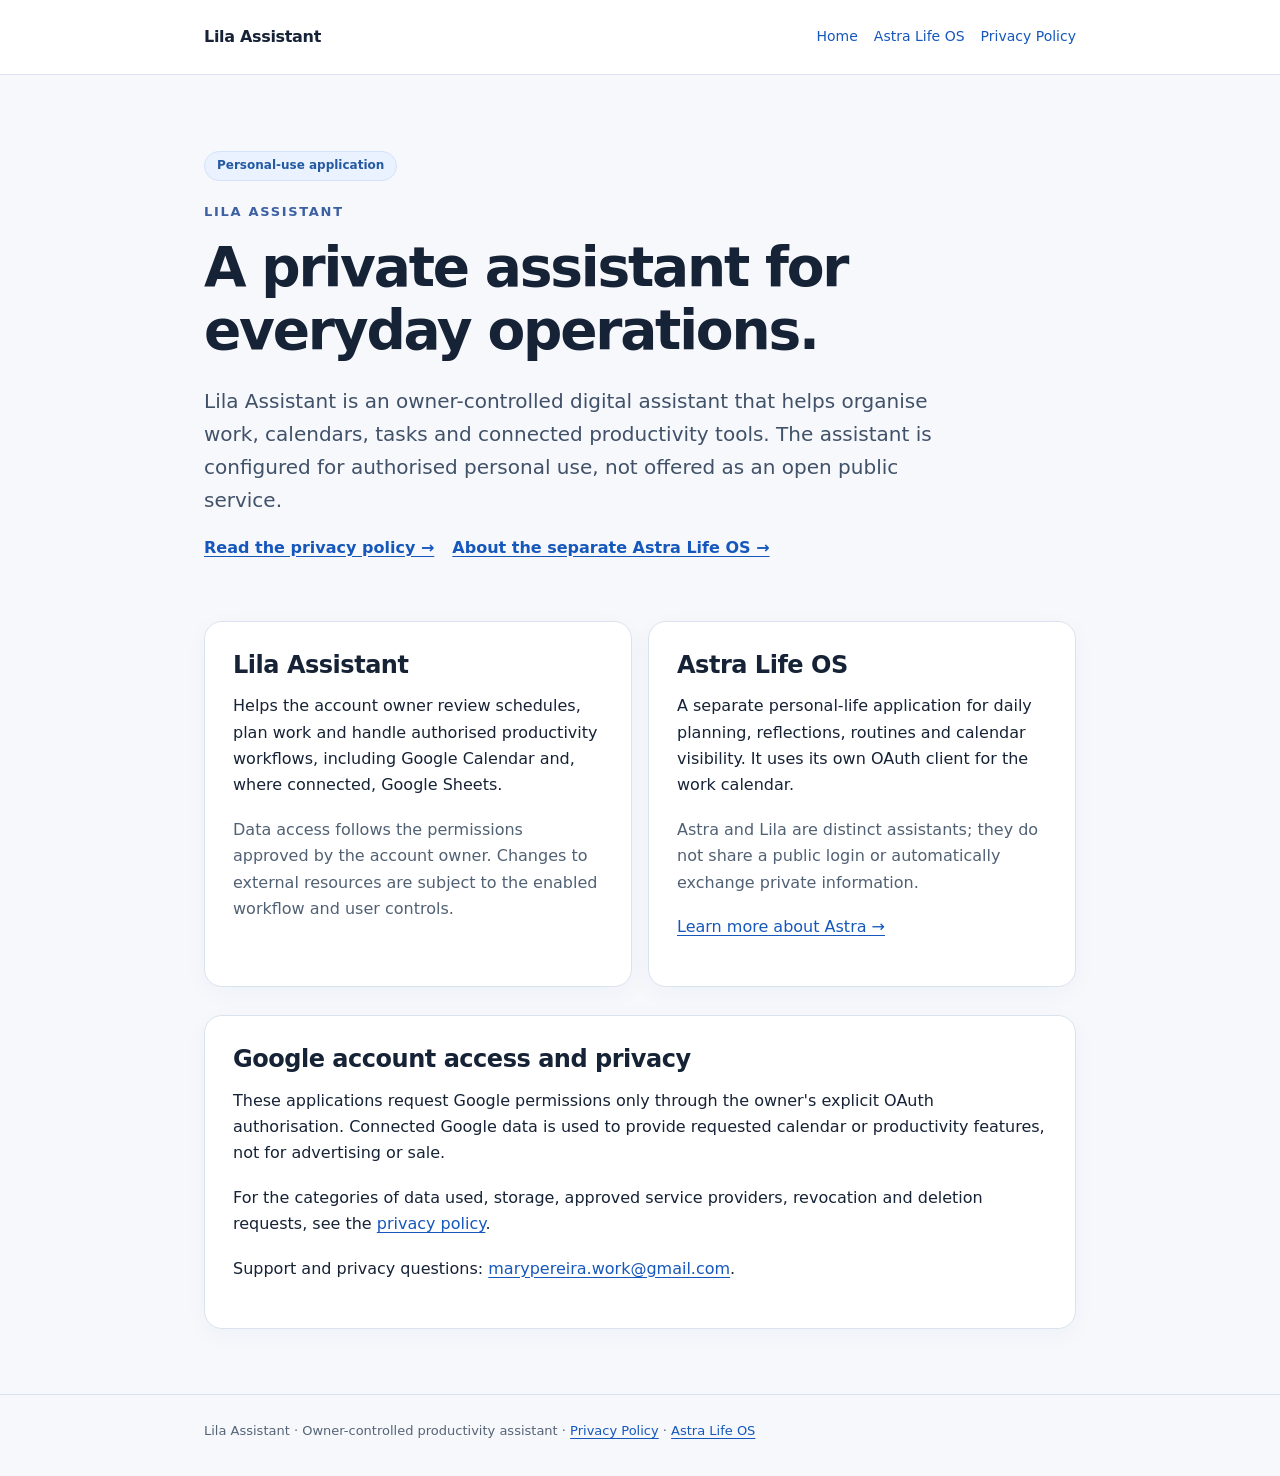
<file: index.html>
<!doctype html>
<html lang="en"><head><meta charset="utf-8"><meta name="viewport" content="width=device-width,initial-scale=1"><title>Lila Assistant | Private AI Assistant</title><meta name="description" content="Public information and privacy disclosures for Lila Assistant and the separate Astra Life OS personal application."><link rel="stylesheet" href="/styles.css"></head><body>
<header><div class="wrap"><a class="logo" href="/">Lila Assistant</a><nav aria-label="Main navigation"><a href="/">Home</a><a href="/astra/">Astra Life OS</a><a href="/privacy-policy/">Privacy Policy</a></nav></div></header>
<main class="wrap">
<section class="hero"><span class="tag">Personal-use application</span><div class="eyebrow" style="margin-top:20px">Lila Assistant</div><h1>A private assistant for everyday operations.</h1><p class="lead">Lila Assistant is an owner-controlled digital assistant that helps organise work, calendars, tasks and connected productivity tools. The assistant is configured for authorised personal use, not offered as an open public service.</p><div class="links"><a href="/privacy-policy/">Read the privacy policy →</a><a href="/astra/">About the separate Astra Life OS →</a></div></section>
<section class="cards" aria-label="Applications"><article class="card"><h2>Lila Assistant</h2><p>Helps the account owner review schedules, plan work and handle authorised productivity workflows, including Google Calendar and, where connected, Google Sheets.</p><p class="muted">Data access follows the permissions approved by the account owner. Changes to external resources are subject to the enabled workflow and user controls.</p></article><article class="card"><h2>Astra Life OS</h2><p>A separate personal-life application for daily planning, reflections, routines and calendar visibility. It uses its own OAuth client for the work calendar.</p><p class="muted">Astra and Lila are distinct assistants; they do not share a public login or automatically exchange private information.</p><p><a href="/astra/">Learn more about Astra →</a></p></article></section>
<section class="card" style="margin-bottom:65px"><h2>Google account access and privacy</h2><p>These applications request Google permissions only through the owner's explicit OAuth authorisation. Connected Google data is used to provide requested calendar or productivity features, not for advertising or sale.</p><p>For the categories of data used, storage, approved service providers, revocation and deletion requests, see the <a href="/privacy-policy/">privacy policy</a>.</p><p>Support and privacy questions: <a href="mailto:marypereira.work@gmail.com">marypereira.work@gmail.com</a>.</p></section>
</main><footer><div class="wrap">Lila Assistant · Owner-controlled productivity assistant · <a href="/privacy-policy/">Privacy Policy</a> · <a href="/astra/">Astra Life OS</a></div></footer></body></html>
</file>
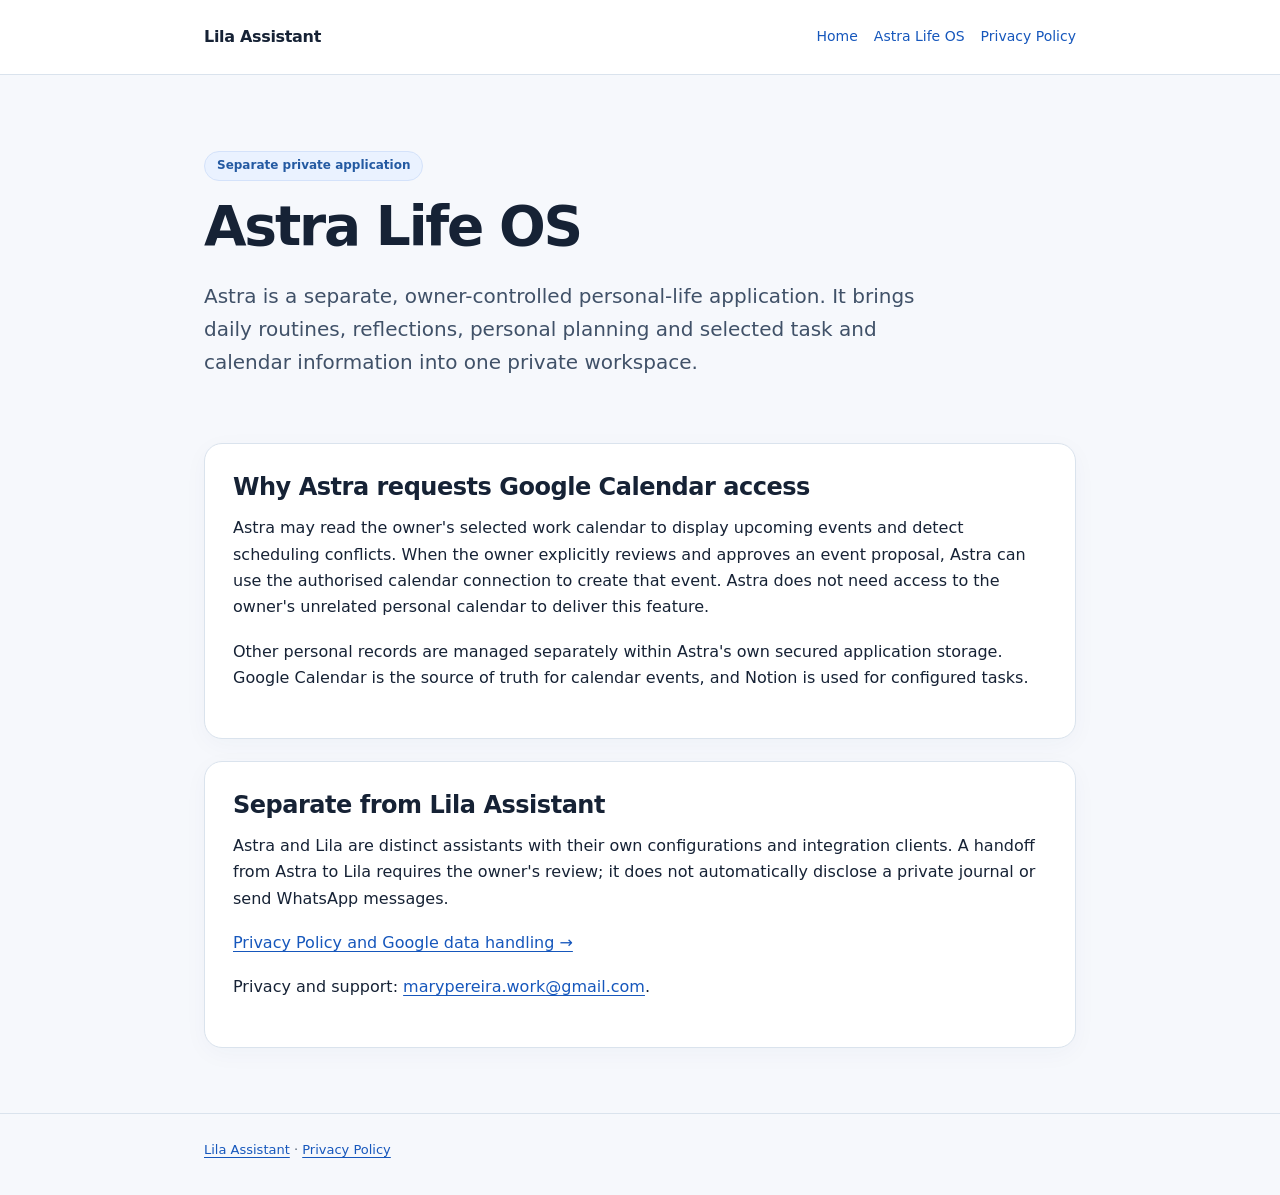
<file: astra/index.html>
<!doctype html>
<html lang="en"><head><meta charset="utf-8"><meta name="viewport" content="width=device-width,initial-scale=1"><title>Astra Life OS | Application Information</title><meta name="description" content="Information about Astra Life OS, a separate personal-life planning app."><link rel="stylesheet" href="/styles.css"></head><body>
<header><div class="wrap"><a class="logo" href="/">Lila Assistant</a><nav aria-label="Main navigation"><a href="/">Home</a><a href="/astra/" aria-current="page">Astra Life OS</a><a href="/privacy-policy/">Privacy Policy</a></nav></div></header>
<main class="wrap"><section class="hero"><span class="tag">Separate private application</span><h1>Astra Life OS</h1><p class="lead">Astra is a separate, owner-controlled personal-life application. It brings daily routines, reflections, personal planning and selected task and calendar information into one private workspace.</p></section>
<section class="card" style="margin-bottom:22px"><h2>Why Astra requests Google Calendar access</h2><p>Astra may read the owner's selected work calendar to display upcoming events and detect scheduling conflicts. When the owner explicitly reviews and approves an event proposal, Astra can use the authorised calendar connection to create that event. Astra does not need access to the owner's unrelated personal calendar to deliver this feature.</p><p>Other personal records are managed separately within Astra's own secured application storage. Google Calendar is the source of truth for calendar events, and Notion is used for configured tasks.</p></section>
<section class="card" style="margin-bottom:65px"><h2>Separate from Lila Assistant</h2><p>Astra and Lila are distinct assistants with their own configurations and integration clients. A handoff from Astra to Lila requires the owner's review; it does not automatically disclose a private journal or send WhatsApp messages.</p><p><a href="/privacy-policy/">Privacy Policy and Google data handling →</a></p><p>Privacy and support: <a href="mailto:marypereira.work@gmail.com">marypereira.work@gmail.com</a>.</p></section>
</main><footer><div class="wrap"><a href="/">Lila Assistant</a> · <a href="/privacy-policy/">Privacy Policy</a></div></footer></body></html>
</file>
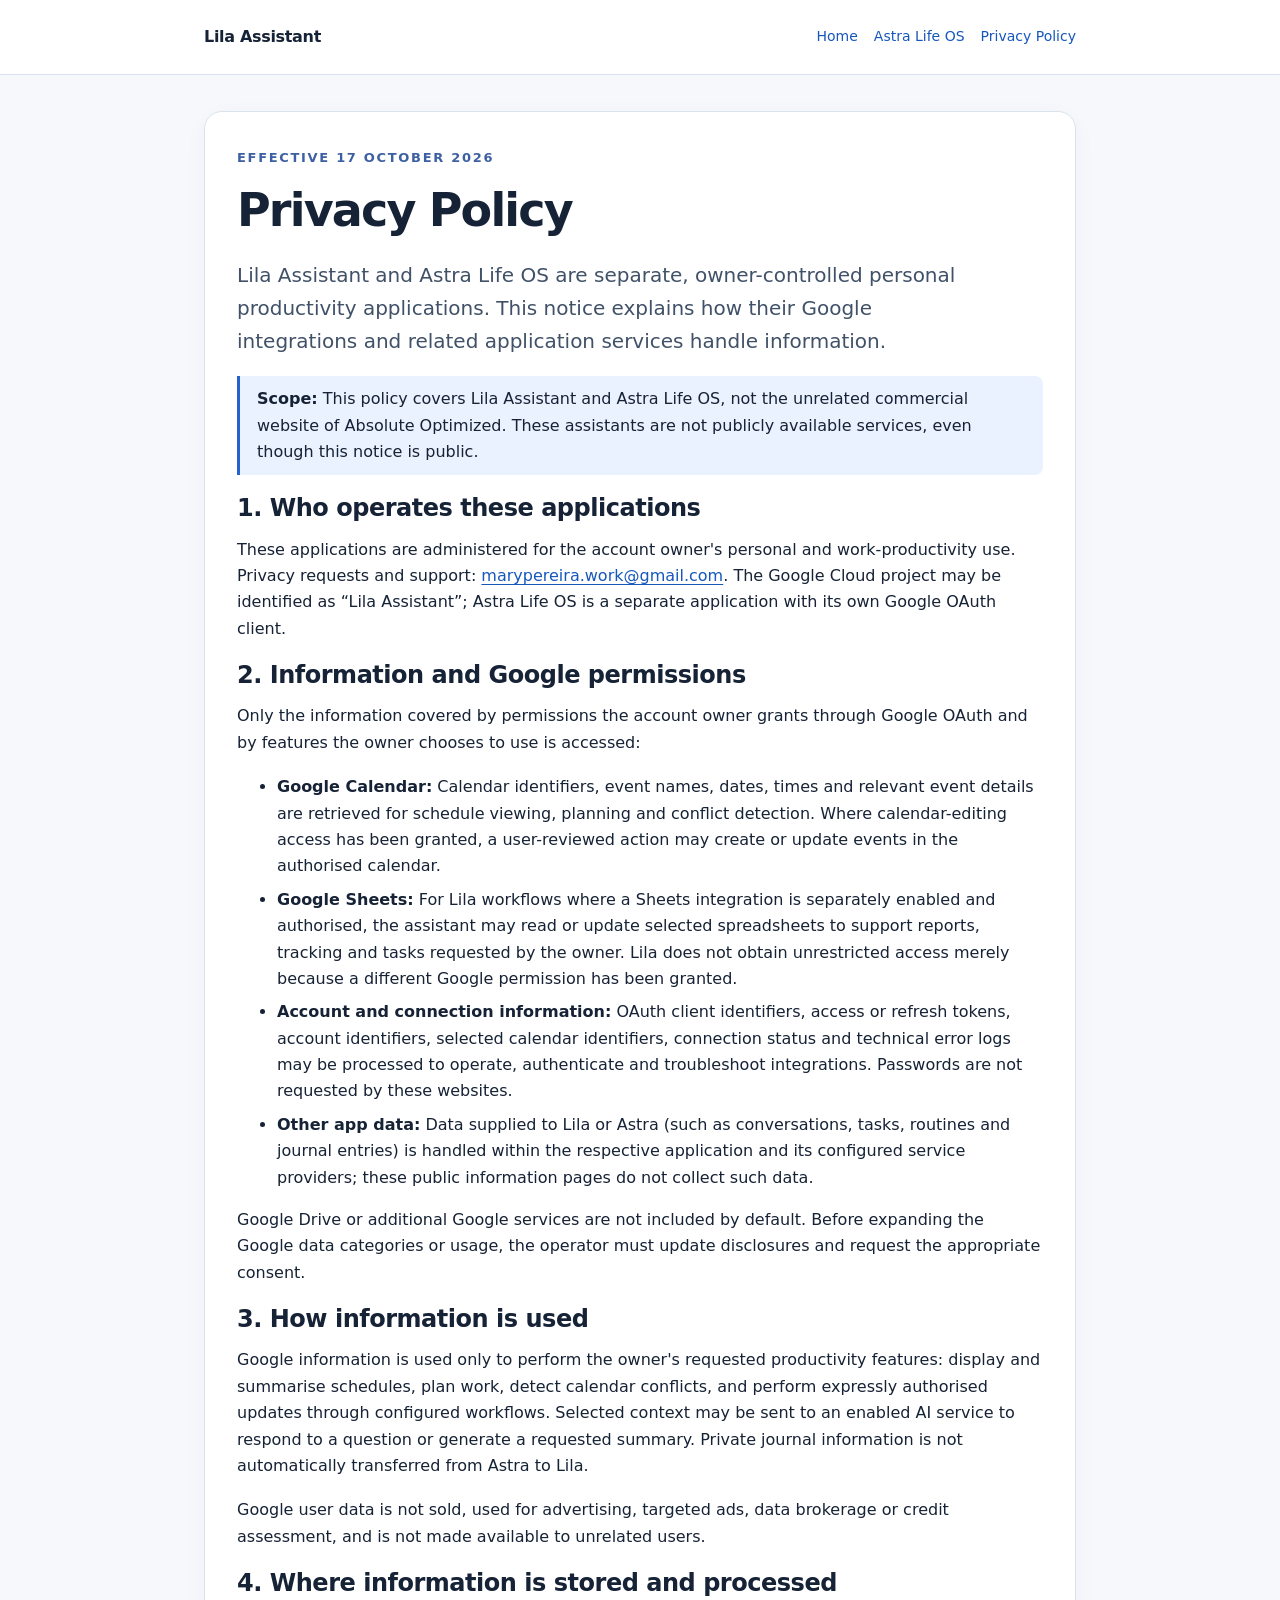
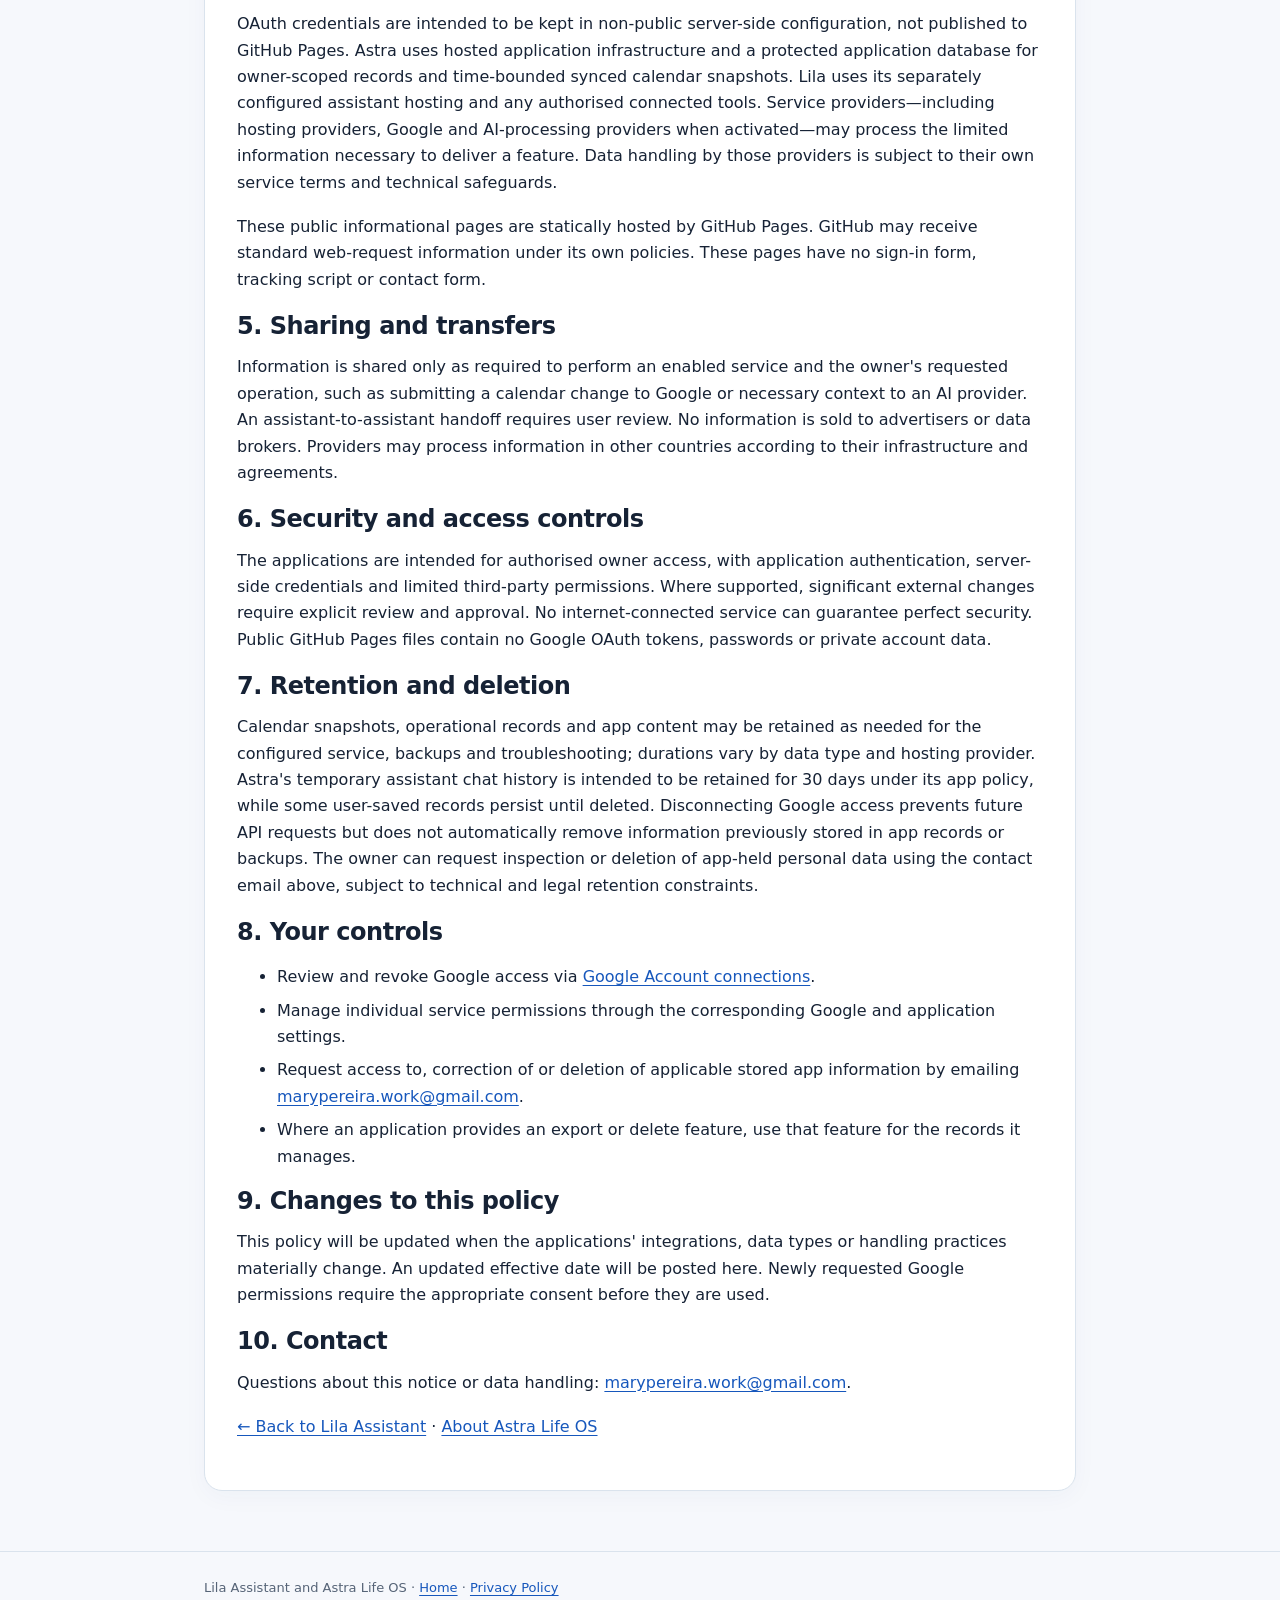
<file: privacy-policy/index.html>
<!doctype html>
<html lang="en"><head><meta charset="utf-8"><meta name="viewport" content="width=device-width,initial-scale=1"><title>Privacy Policy | Lila Assistant and Astra Life OS</title><meta name="description" content="How the private Lila Assistant and Astra Life OS handle connected Google data and other personal information."><link rel="stylesheet" href="/styles.css"></head><body>
<header><div class="wrap"><a class="logo" href="/">Lila Assistant</a><nav aria-label="Main navigation"><a href="/">Home</a><a href="/astra/">Astra Life OS</a><a href="/privacy-policy/" aria-current="page">Privacy Policy</a></nav></div></header>
<main class="wrap"><article class="card doc"><span class="eyebrow">Effective 17 October 2026</span><h1>Privacy Policy</h1><p class="lead">Lila Assistant and Astra Life OS are separate, owner-controlled personal productivity applications. This notice explains how their Google integrations and related application services handle information.</p><p class="notice"><strong>Scope:</strong> This policy covers Lila Assistant and Astra Life OS, not the unrelated commercial website of Absolute Optimized. These assistants are not publicly available services, even though this notice is public.</p>
<h2>1. Who operates these applications</h2><p>These applications are administered for the account owner's personal and work-productivity use. Privacy requests and support: <a href="mailto:marypereira.work@gmail.com">marypereira.work@gmail.com</a>. The Google Cloud project may be identified as “Lila Assistant”; Astra Life OS is a separate application with its own Google OAuth client.</p>
<h2>2. Information and Google permissions</h2><p>Only the information covered by permissions the account owner grants through Google OAuth and by features the owner chooses to use is accessed:</p><ul>
<li><strong>Google Calendar:</strong> Calendar identifiers, event names, dates, times and relevant event details are retrieved for schedule viewing, planning and conflict detection. Where calendar-editing access has been granted, a user-reviewed action may create or update events in the authorised calendar.</li>
<li><strong>Google Sheets:</strong> For Lila workflows where a Sheets integration is separately enabled and authorised, the assistant may read or update selected spreadsheets to support reports, tracking and tasks requested by the owner. Lila does not obtain unrestricted access merely because a different Google permission has been granted.</li>
<li><strong>Account and connection information:</strong> OAuth client identifiers, access or refresh tokens, account identifiers, selected calendar identifiers, connection status and technical error logs may be processed to operate, authenticate and troubleshoot integrations. Passwords are not requested by these websites.</li>
<li><strong>Other app data:</strong> Data supplied to Lila or Astra (such as conversations, tasks, routines and journal entries) is handled within the respective application and its configured service providers; these public information pages do not collect such data.</li>
</ul><p>Google Drive or additional Google services are not included by default. Before expanding the Google data categories or usage, the operator must update disclosures and request the appropriate consent.</p>
<h2>3. How information is used</h2><p>Google information is used only to perform the owner's requested productivity features: display and summarise schedules, plan work, detect calendar conflicts, and perform expressly authorised updates through configured workflows. Selected context may be sent to an enabled AI service to respond to a question or generate a requested summary. Private journal information is not automatically transferred from Astra to Lila.</p><p>Google user data is not sold, used for advertising, targeted ads, data brokerage or credit assessment, and is not made available to unrelated users.</p>
<h2>4. Where information is stored and processed</h2><p>OAuth credentials are intended to be kept in non-public server-side configuration, not published to GitHub Pages. Astra uses hosted application infrastructure and a protected application database for owner-scoped records and time-bounded synced calendar snapshots. Lila uses its separately configured assistant hosting and any authorised connected tools. Service providers—including hosting providers, Google and AI-processing providers when activated—may process the limited information necessary to deliver a feature. Data handling by those providers is subject to their own service terms and technical safeguards.</p><p>These public informational pages are statically hosted by GitHub Pages. GitHub may receive standard web-request information under its own policies. These pages have no sign-in form, tracking script or contact form.</p>
<h2>5. Sharing and transfers</h2><p>Information is shared only as required to perform an enabled service and the owner's requested operation, such as submitting a calendar change to Google or necessary context to an AI provider. An assistant-to-assistant handoff requires user review. No information is sold to advertisers or data brokers. Providers may process information in other countries according to their infrastructure and agreements.</p>
<h2>6. Security and access controls</h2><p>The applications are intended for authorised owner access, with application authentication, server-side credentials and limited third-party permissions. Where supported, significant external changes require explicit review and approval. No internet-connected service can guarantee perfect security. Public GitHub Pages files contain no Google OAuth tokens, passwords or private account data.</p>
<h2>7. Retention and deletion</h2><p>Calendar snapshots, operational records and app content may be retained as needed for the configured service, backups and troubleshooting; durations vary by data type and hosting provider. Astra's temporary assistant chat history is intended to be retained for 30 days under its app policy, while some user-saved records persist until deleted. Disconnecting Google access prevents future API requests but does not automatically remove information previously stored in app records or backups. The owner can request inspection or deletion of app-held personal data using the contact email above, subject to technical and legal retention constraints.</p>
<h2>8. Your controls</h2><ul><li>Review and revoke Google access via <a href="https://myaccount.google.com/connections">Google Account connections</a>.</li><li>Manage individual service permissions through the corresponding Google and application settings.</li><li>Request access to, correction of or deletion of applicable stored app information by emailing <a href="mailto:marypereira.work@gmail.com">marypereira.work@gmail.com</a>.</li><li>Where an application provides an export or delete feature, use that feature for the records it manages.</li></ul>
<h2>9. Changes to this policy</h2><p>This policy will be updated when the applications' integrations, data types or handling practices materially change. An updated effective date will be posted here. Newly requested Google permissions require the appropriate consent before they are used.</p>
<h2>10. Contact</h2><p>Questions about this notice or data handling: <a href="mailto:marypereira.work@gmail.com">marypereira.work@gmail.com</a>.</p>
<p><a href="/">← Back to Lila Assistant</a> · <a href="/astra/">About Astra Life OS</a></p>
</article></main><footer><div class="wrap">Lila Assistant and Astra Life OS · <a href="/">Home</a> · <a href="/privacy-policy/">Privacy Policy</a></div></footer></body></html>
</file>
<file: styles.css>
:root{color-scheme:light;--ink:#162235;--muted:#516174;--line:#dae3ed;--accent:#2463cf;--paper:#fff;--bg:#f6f8fc}*{box-sizing:border-box}html{scroll-behavior:smooth}body{margin:0;background:var(--bg);color:var(--ink);font:16px/1.65 system-ui,-apple-system,Segoe UI,Roboto,Arial,sans-serif}a{color:#1657bc;text-underline-offset:3px}a:hover{color:#0e387d}.wrap{max-width:920px;margin:0 auto;padding:0 24px}header{background:#fff;border-bottom:1px solid var(--line)}header .wrap{min-height:74px;display:flex;align-items:center;justify-content:space-between;gap:20px}header a.logo{text-decoration:none;font-weight:750;letter-spacing:-.02em;color:var(--ink)}nav{display:flex;flex-wrap:wrap;gap:16px;font-size:14px}nav a{text-decoration:none}.hero{padding:76px 0 46px}.eyebrow{font-size:13px;letter-spacing:.13em;text-transform:uppercase;color:#3c60a1;font-weight:700}h1{font-size:clamp(35px,5vw,55px);line-height:1.15;letter-spacing:-.04em;margin:14px 0 22px}h2{font-size:24px;line-height:1.3;letter-spacing:-.02em;margin:32px 0 12px}h3{font-size:18px;margin:22px 0 8px}p{margin:12px 0 18px}.lead{font-size:20px;max-width:760px;color:#405168}.tag{display:inline-block;border:1px solid #d4e2fa;background:#eaf2ff;border-radius:100px;padding:4px 12px;font-size:12px;color:#245aa2;font-weight:650}.card{background:#fff;border:1px solid var(--line);border-radius:18px;padding:28px;box-shadow:0 6px 24px rgba(26,58,103,.035)}.cards{display:grid;grid-template-columns:repeat(2,minmax(0,1fr));gap:16px;margin:14px 0 28px}.card h2{margin-top:0}.muted{color:var(--muted)}.doc{margin:36px 0 60px;padding:32px}.doc h1{font-size:clamp(32px,4vw,46px)}.doc li{margin:7px 0}.notice{border-left:3px solid var(--accent);padding:10px 17px;background:#ebf2ff;border-radius:0 8px 8px 0}.links{display:flex;gap:18px;flex-wrap:wrap}.links a{font-weight:650}footer{border-top:1px solid var(--line);padding:25px 0 35px;color:#566477;font-size:13px}@media(max-width:620px){header .wrap{flex-direction:column;align-items:flex-start;padding-top:16px;padding-bottom:16px;gap:8px}.hero{padding-top:44px}.cards{grid-template-columns:1fr}.doc{padding:23px}.card{padding:23px}}
</file>
